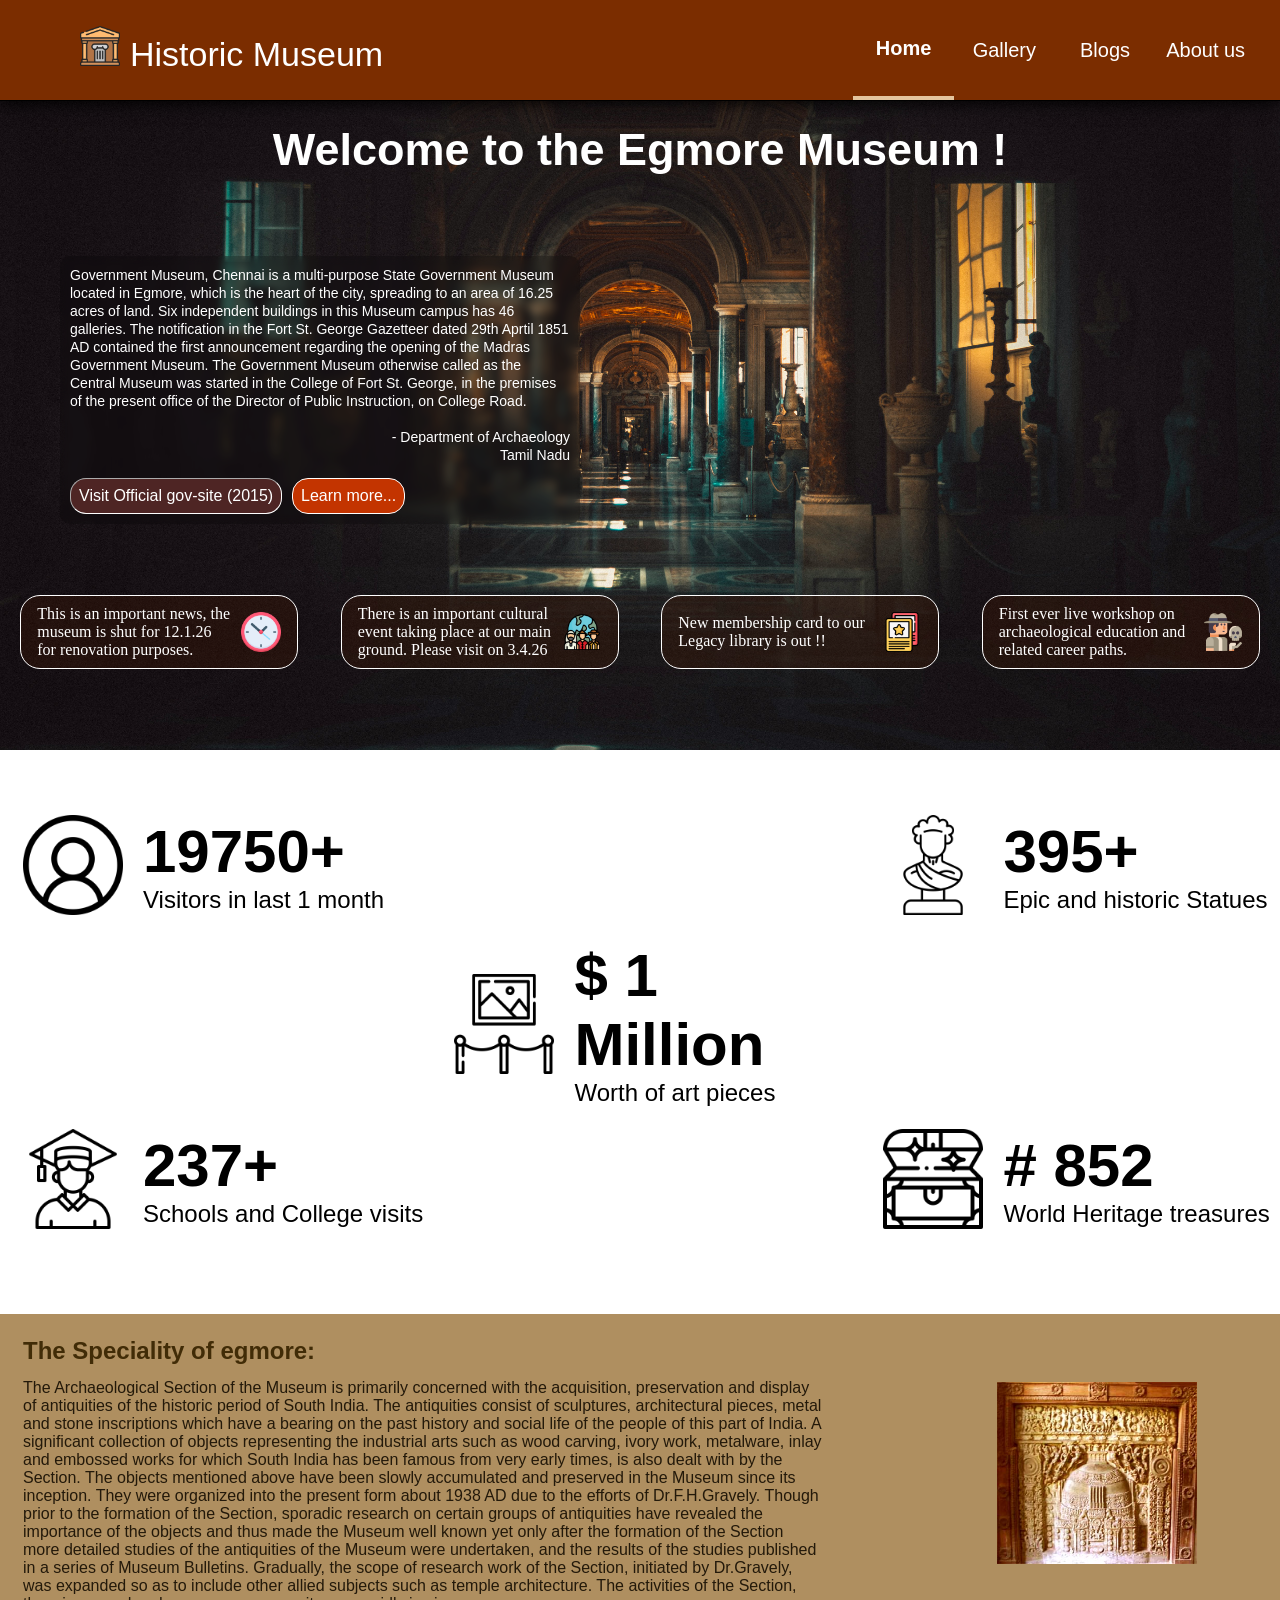
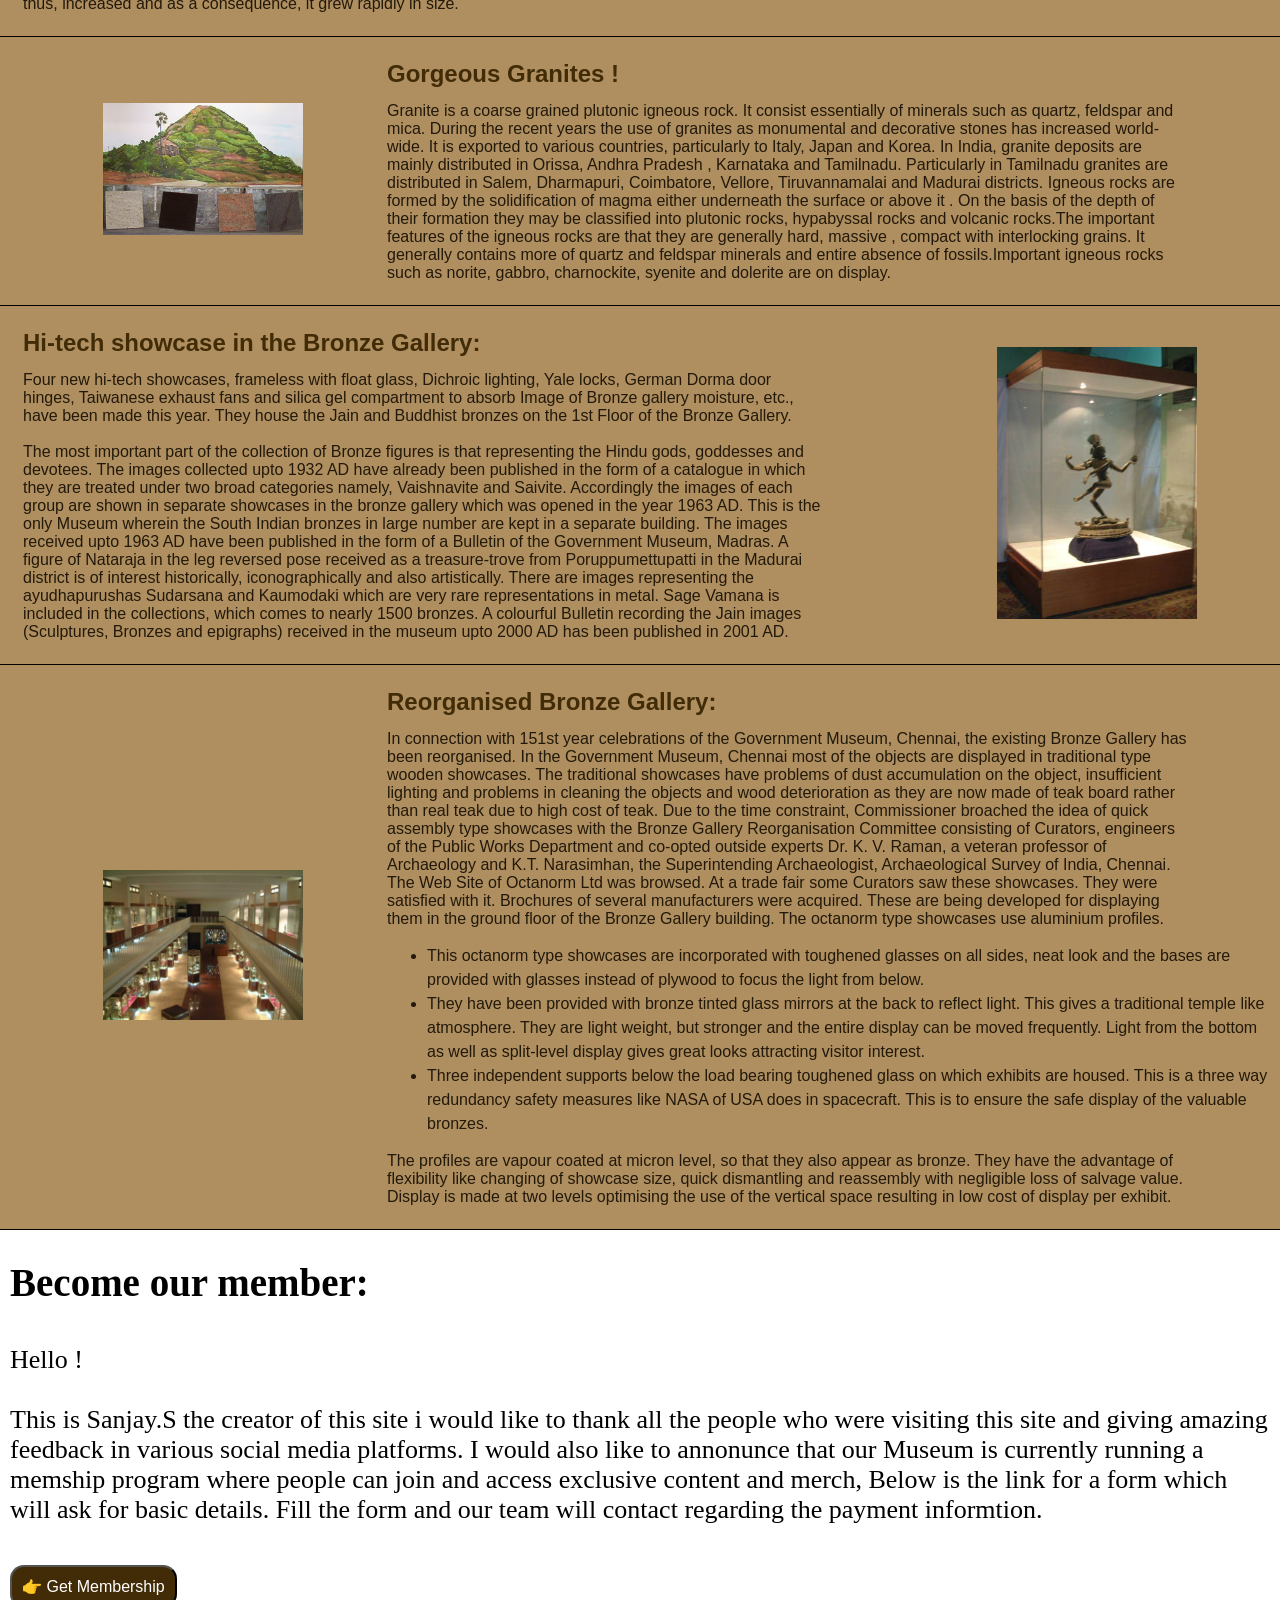
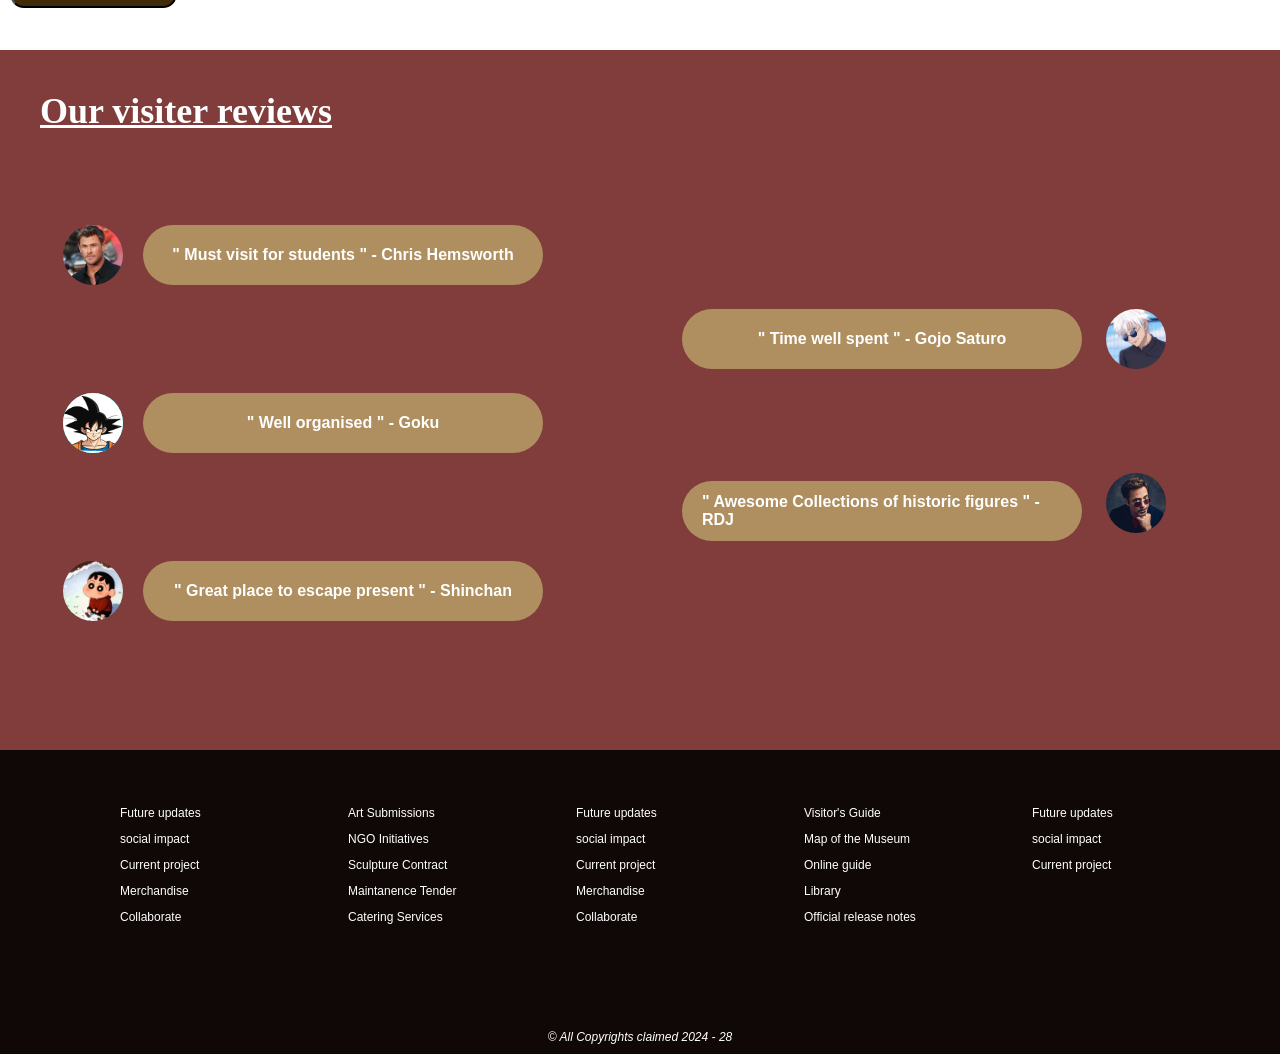
<file: index.html>
<!DOCTYPE html>
<html lang="en">
<head>
    <meta charset="UTF-8">
    <meta name="viewport" content="width=device-width, initial-scale=1.0">
    <title>Museum | Home</title>
    <link rel="stylesheet" href="styles\basic.css">
</head>
<body>

    <div class="home">
        <div class = "top-bar-container">
            <div class="top-bar-title-container">
                <img class="home-icon" src="img\art.png" alt="">
                <p><a href="index.html" style="text-decoration: none; color: white;">Historic Museum</a></p>
            </div>
            <div class="top-bar-button-container">
                <button class="top-bar-button" onClick="location.href='index.html'" style="border-bottom: 4px solid rgb(228, 197, 158); font-weight: 600;">Home</button>
                <button class="top-bar-button" onClick="location.href='gallery.html'">Gallery</button>
                <button class="top-bar-button" onClick="location.href='blogs.html'">Blogs</button>
                <button class="top-bar-button" onClick="location.href='aboutus.html'">About us</button>
            </div>
        </div>

        <div class="image-container">
            <img class="home-background-image" src="img\homebg.jpg" alt="">
            <div class="home-overlay-container">
                <div class="home-overlay-heading">
                    <h2>Welcome to the Egmore Museum !</h2>
                </div>
                
                <div class="home-overlay-content">
                    <p>
                    Government Museum, Chennai is a multi-purpose State Government Museum located in Egmore, which is the heart of the city, spreading to an area of 16.25 acres of land. Six independent buildings in this Museum campus has 46 galleries. The notification in the Fort St. George Gazetteer dated 29th Aprtil 1851 AD contained the first announcement regarding the opening of the Madras Government Museum. The Government Museum otherwise called as the Central Museum was started in the College of Fort St. George, in the premises of the present office of the Director of Public Instruction, on College Road.
                    </p> <br>
                    <p id="home-overlay-content-salutation">- Department of Archaeology<br>Tamil Nadu</p>
                    <button id="download-prospectus-button">
                        <a href="https://www.chennaimuseum.org/draft/geninfo/geninfo.htm" style="text-decoration: none; color: white;">Visit Official gov-site (2015) </a>
                    </button>
                    <button id="learn-more-button">
                        <a href="#special" style="text-decoration: none; color: white;">Learn more...</a>
                    </button>
                </div>
                <div class="small-box-container">
                    <div class="small-box">
                        <p>This is an important news, the museum is shut for 12.1.26 for renovation purposes.</p>
                        <img src="img\clock-color.png" alt="">
                    </div>
                    <div class="small-box">
                        <p>There is an important cultural event taking place at our main ground. Please visit on 3.4.26</p>
                        <img src="img\cultural.png" alt="">
                    </div>
                    <div class="small-box">
                        <p>New membership card to our Legacy library is out !!</p>
                        <img src="img\flash-card.png" alt="">
                    </div>
                    <div class="small-box">
                        <p>First ever live workshop on archaeological education and related career paths.</p>
                        <img src="img\archaeologist.png" alt="">
                    </div>
                </div>
                
            </div>
        </div>

        <div class="achievements-container">
                <table>
                    <tr>
                        <td>
                            <div class="a-msg"><img src="img\user.png" alt=""><p> <b id="visitorCount">50000</b> <br> Visitors in last 1 month</p>
                            </div>
                        </td> 
                        <td></td> 
                        <td>
                            <div class="a-msg"><img src="img\achievements\statue.png" alt=""><p> <b id="statueCount">1000</b><br> Epic and historic Statues</p>
                            </div>
                        </td>
                    </tr>
                    <tr>
                        <td></td>
                        <td>
                            <div class="a-msg"><img src="img\achievements\art-gallery.png" alt=""><p> <b>$ 1 Million</b> <br> Worth of art pieces</p>
                            </div>
                        </td> 
                        <td></td>
                    </tr>
                    <tr>
                        <td>
                            <div class="a-msg"><img src="img\achievements\graduating-student.png" alt=""><p> <b id="schoolCount">600</b> <br> Schools and College visits</p>
                            </div>
                        </td> 
                        <td></td>
                         <td>
                            <div class="a-msg"><img src="img\achievements\treasure-chest.png" alt=""><p> <b># 852</b> <br> World Heritage treasures</p>
                            </div>
                         </td>
                    </tr>
                </table>
        </div>




        <div class="content-container">
            <table>
                <td>
                    <h2 id="special">The Speciality of egmore:</h2>
                    <p>The Archaeological Section of the Museum is primarily concerned with the acquisition, preservation and display of antiquities of the historic period of South India. The antiquities consist of sculptures, architectural pieces, metal and stone inscriptions which have a bearing on the past history and social life of the people of this part of India. A significant collection of objects representing the industrial arts such as wood carving, ivory work, metalware, inlay and embossed works for which South India has been famous from very early times, is also dealt with by the Section. The objects mentioned above have been slowly accumulated and preserved in the Museum since its inception. They were organized into the present form about 1938 AD due to the efforts of Dr.F.H.Gravely. Though prior to the formation of the Section, sporadic research on certain groups of antiquities have revealed the importance of the objects and thus made the Museum well known yet only after the formation of the Section more detailed studies of the antiquities of the Museum were undertaken, and the results of the studies published in a series of Museum Bulletins. Gradually, the scope of research work of the Section, initiated by Dr.Gravely, was expanded so as to include other allied subjects such as temple architecture. The activities of the Section, thus, increased and as a consequence, it grew rapidly in size.</p>
                </td>
                <td>
                    <img class="content-container-side-image" src="img\dcp_0002.jpg" alt="">
                </td>
            </table>
        </div>

        <div class="content-container">
            
            <table>
                <td>
                    <img class="content-container-side-image" src="img\granities.jpg" alt="">
                </td>
                <td>
                    <h2>Gorgeous Granites !</h2>
                    <p> Granite is a coarse grained plutonic igneous rock. It consist essentially of minerals such as quartz, feldspar and mica. During the recent years the use of granites as monumental and decorative stones has increased world-wide. It is exported to various countries, particularly to Italy, Japan and Korea. In India, granite deposits are mainly distributed in Orissa, Andhra Pradesh , Karnataka and Tamilnadu. Particularly in Tamilnadu granites are distributed in Salem, Dharmapuri, Coimbatore, Vellore, Tiruvannamalai and Madurai districts. Igneous rocks are formed by the solidification of magma either underneath the surface or above it . On the basis of the depth of their formation they may be classified into plutonic rocks, hypabyssal rocks and volcanic rocks.The important features of the igneous rocks are that they are generally hard, massive , compact with interlocking grains. It generally contains more of quartz and feldspar minerals and entire absence of fossils.Important igneous rocks such as norite, gabbro, charnockite, syenite and dolerite are on display.</p>
                </td>
            </table>
        </div>

        <div class="content-container">
            <table>
                <td>
                    <h2>Hi-tech showcase in the Bronze Gallery:</h2>
                    <p>Four new hi-tech showcases, frameless with float glass, Dichroic lighting, Yale locks, German Dorma door hinges, Taiwanese exhaust fans and silica gel compartment to absorb Image of Bronze gallery moisture, etc., have been made this year. They house the Jain and Buddhist bronzes on the 1st Floor of the Bronze Gallery.</p> <br>
                    <p>The most important part of the collection of Bronze figures is that representing the Hindu gods, goddesses and devotees. The images collected upto 1932 AD have already been published in the form of a catalogue in which they are treated under two broad categories namely, Vaishnavite and Saivite. Accordingly the images of each group are shown in separate showcases in the bronze gallery which was opened in the year 1963 AD. This is the only Museum wherein the South Indian bronzes in large number are kept in a separate building. The images received upto 1963 AD have been published in the form of a Bulletin of the Government Museum, Madras. A figure of Nataraja in the leg reversed pose received as a treasure-trove from Poruppumettupatti in the Madurai district is of interest historically, iconographically and also artistically. There are images representing the ayudhapurushas Sudarsana and Kaumodaki which are very rare representations in metal. Sage Vamana is included in the collections, which comes to nearly 1500 bronzes. A colourful Bulletin recording the Jain images (Sculptures, Bronzes and epigraphs) received in the museum upto 2000 AD has been published in 2001 AD.</p>
                </td>
                <td>
                    <img class="content-container-side-image" src="img\nataraja.jpg" alt="">
                </td>
            </table>
        </div>

        <div class="content-container">
            <table>
                <td>
                    <img class="content-container-side-image"  src="img\Bronze Gallery full view.jpg" alt="">
                </td>
                <td>
                    <h2>Reorganised Bronze Gallery:</h2>
                    <p>In connection with 151st year celebrations of the Government Museum, Chennai, the existing Bronze Gallery has been reorganised. In the Government Museum, Chennai most of the objects are displayed in traditional type wooden showcases. The traditional showcases have problems of dust accumulation on the object, insufficient lighting and problems in cleaning the objects and wood deterioration as they are now made of teak board rather than real teak due to high cost of teak. Due to the time constraint, Commissioner broached the idea of quick assembly type showcases with the Bronze Gallery Reorganisation Committee consisting of Curators, engineers of the Public Works Department and co-opted outside experts Dr. K. V. Raman, a veteran professor of Archaeology and K.T. Narasimhan, the Superintending Archaeologist, Archaeological Survey of India, Chennai. The Web Site of Octanorm Ltd was browsed. At a trade fair some Curators saw these showcases. They were satisfied with it. Brochures of several manufacturers were acquired. These are being developed for displaying them in the ground floor of the Bronze Gallery building. The octanorm type showcases use aluminium profiles.
                        <ul>
                            <li>This octanorm type showcases are incorporated with toughened glasses on all sides, neat look and the bases are provided with glasses instead of plywood to focus the light from below.</li> <li>They have been provided with bronze tinted glass mirrors at the back to reflect light. This gives a traditional temple like atmosphere. They are light weight, but stronger and the entire display can be moved frequently. Light from the bottom as well as split-level display gives great looks attracting visitor interest.</li> <li>Three independent supports below the load bearing toughened glass on which exhibits are housed. This is a three way redundancy safety measures like NASA of USA does in spacecraft. This is to ensure the safe display of the valuable bronzes.</li>
                        </ul>
                        <p>The profiles are vapour coated at micron level, so that they also appear as bronze. They have the advantage of flexibility like changing of showcase size, quick dismantling and reassembly with negligible loss of salvage value. Display is made at two levels optimising the use of the vertical space resulting in low cost of display per exhibit.</p>
                    </p>
                </td>
            </table>
        </div>


        <div class="index-form-container">
            <h2 style="margin-top: 20px; padding: 10px;">Become our member:</h2>
            <p style="margin-top: 20px; padding: 10px;">
                Hello ! <br> <br>
                This is Sanjay.S the creator of this site i would like to thank all the people who were visiting this site and giving amazing feedback in various social media platforms. I would also like to annonunce that our Museum is currently running a memship program where people can join and access exclusive content and merch, Below is the link for a form which will ask for basic details. Fill the form and our team will contact regarding the payment informtion.
                <br>
                <br>
            </p>
            <button id="membershipBtn" onclick=" location.href = 'forms.html'">👉 Get Membership </button>
        </div>


        <div class="user-review-container">
            <div class="">
                <div style="justify-items: center;"><h2>Our visiter reviews </h2></div>
                <div class="user-review-table">
                    <table>
                        <tr>
                            <td> 
                                <div style="display: inline-block;">
                                    <div class="review-profile-photo"><img src="img\profiles\chris.png" alt=""></div><div class="user-review-text-container"><p>" Must visit for students " - Chris Hemsworth</p></div>
                                </div>
                            </td>
                            <td></td>
                        </tr>
                        <tr>   
                            <td></td>
                            <td>
                                <div style="display: inline-block;">
                                    <div class="user-review-text-container"><p>" Time well spent " - Gojo Saturo</p>
                                    </div>
                                    <div class="review-profile-photo"><img src="img\profiles\gojo.webp" alt=""></div>
                                </div>
                            </td>
                        </tr>
                        <tr>
                            <td>
                                <div style="display: inline-block;">
                                    <div class="review-profile-photo"><img src="img\profiles\goku.webp" alt=""></div><div class="user-review-text-container"><p>" Well organised " - Goku</p></div>
                                </div>
                            </td>
                            <td></td>
                        </tr>
                        <tr>   
                            <td></td>
                            <td>
                                <div style="display: inline-block;">
                                    <div class="user-review-text-container"><p>" Awesome Collections of historic figures " - RDJ</p>
                                    </div>
                                    <div class="review-profile-photo"><img src="img\profiles\rdj.webp" alt=""></div>
                                </div>
                            </td>
                        </tr>
                        <tr>
                            <td>
                                <div style="display: inline-block;">
                                    <div class="review-profile-photo"><img src="img\profiles\shinchan.webp" alt=""></div><div class="user-review-text-container"><p>" Great place to escape present " - Shinchan </p></div>
                                </div>
                            </td>
                            <td></td>
                        </tr>
                    </table>
                </div>
            </div>
        </div>

        

    </div>

    <footer class="footer">
        <div class="footer-container">
            <div>
                <p>Future updates</p>
                <p>social impact</p>
                <p>Current project</p>
                <p>Merchandise</p>
                <p>Collaborate</p>
            </div>
            <div>
                <p>Art Submissions</p>
                <p>NGO Initiatives</p>
                <p>Sculpture Contract</p>
                <p>Maintanence Tender</p>
                <p>Catering Services</p>
            </div>
            <div>
                <p>Future updates</p>
                <p>social impact</p>
                <p>Current project</p>
                <p>Merchandise</p>
                <p>Collaborate</p>
            </div>
            <div>
                <p>Visitor's Guide</p>
                <p>Map of the Museum</p>
                <p>Online guide</p>
                <p>Library</p>
                <p>Official release notes</p>
            </div>
            <div>
                <p>Future updates</p>
                <p>social impact</p>
                <p>Current project</p>
            </div>
        </div>

        <address style="margin-top: 100px; text-align: center;">
            <p>&copy All Copyrights claimed 2024 - 28</p>
        </address>
    </footer>





    <script>
        
        function counting(counterEl, k, target){
            let increment = Math.ceil(target / 200)
            if(k < target){
                k += increment
                if(k > target) k = target

                counterEl.textContent = k + "+"

                setTimeout(function(){
                    counting(counterEl, k, target)
                }, 20)
            }
        }

        counting(document.getElementById('visitorCount'),0,Number(document.getElementById('visitorCount').textContent) )

        counting(document.getElementById('statueCount'),0,Number(document.getElementById('statueCount').textContent) )

        counting(document.getElementById('schoolCount'),0,Number(document.getElementById('schoolCount').textContent) )
        
    </script>
</body>
</html>
</file>
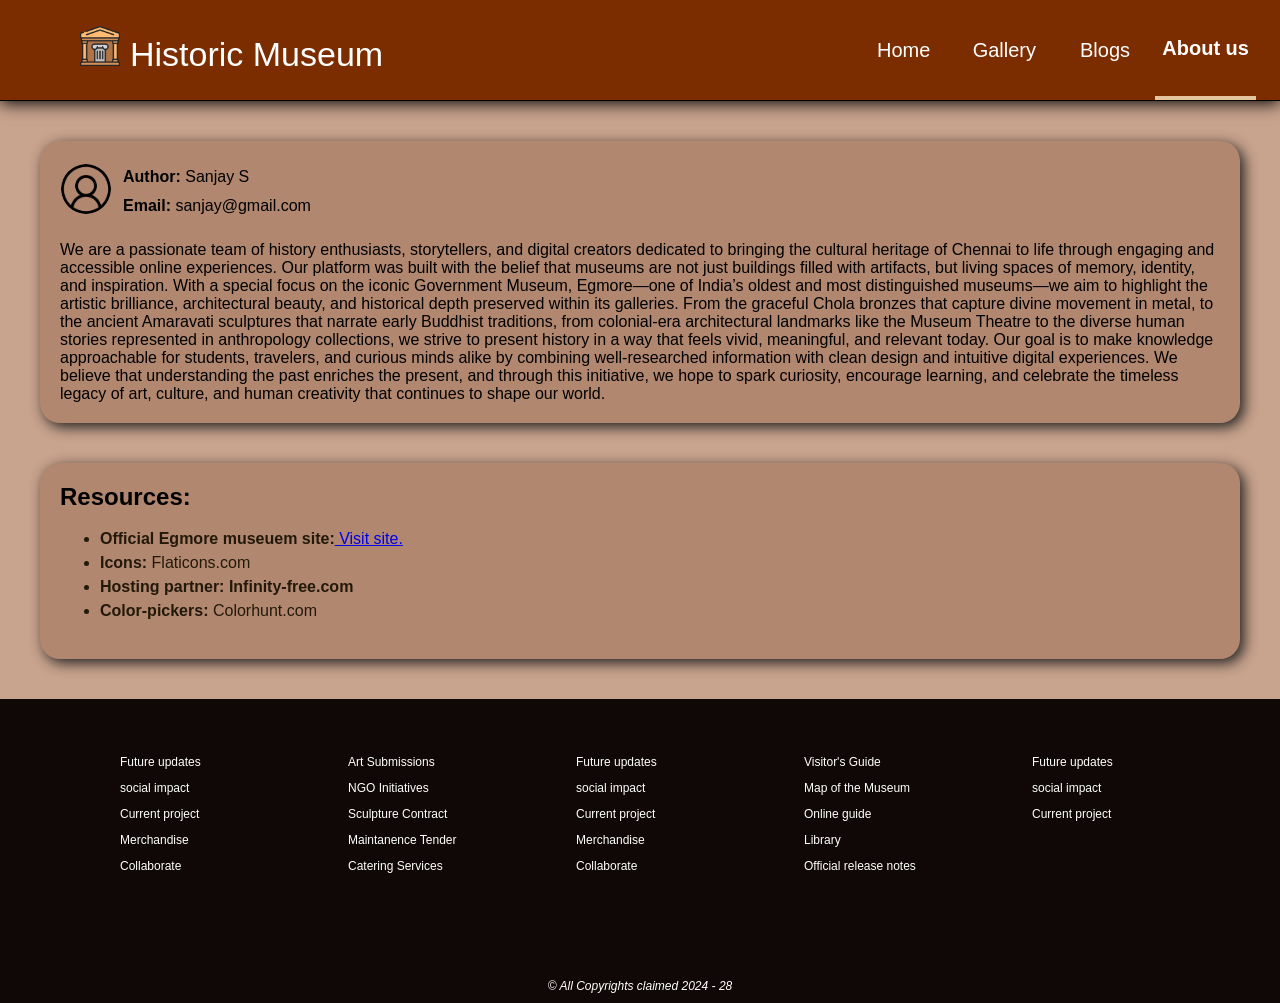
<file: aboutus.html>
<!DOCTYPE html>
<html lang="en">
<head>
    <meta charset="UTF-8">
    <meta name="viewport" content="width=device-width, initial-scale=1.0">
    <title>About us</title>
    <link rel="stylesheet" href="styles\basic.css">
</head>
<body>
    <div class="home">
        <div class = "top-bar-container">
            <div class="top-bar-title-container">
                <img class="home-icon" src="img\art.png" alt="">
                <p><a href="index.html" style="text-decoration: none; color: white;">Historic Museum</a></p>
            </div>
            <div class="top-bar-button-container">
                <button class="top-bar-button" onClick="location.href='index.html'" >Home</button>
                <button class="top-bar-button" onClick="location.href='gallery.html'">Gallery</button>
                <button class="top-bar-button" onClick="location.href='blogs.html'">Blogs</button>
                <button class="top-bar-button" onClick="location.href='aboutus.html'" style="border-bottom: 4px solid rgb(228, 197, 158); font-weight: 600;">About us</button>
            </div>
        </div>

        <div class="about-card">
            <table>
                <tr>
                    <td rowspan="2"><div class="profile-photo"><img src="img\user.png" alt=""></div></td>
                    <td><p><b>Author:</b> Sanjay S</p></td>
                </tr>
                <tr><td><p><b>Email:</b> sanjay@gmail.com</p></td></tr>
            </table>
            <div class="about-card-content">
                <p>
                    We are a passionate team of history enthusiasts, storytellers, and digital creators dedicated to bringing the cultural heritage of Chennai to life through engaging and accessible online experiences. Our platform was built with the belief that museums are not just buildings filled with artifacts, but living spaces of memory, identity, and inspiration. With a special focus on the iconic Government Museum, Egmore—one of India’s oldest and most distinguished museums—we aim to highlight the artistic brilliance, architectural beauty, and historical depth preserved within its galleries. From the graceful Chola bronzes that capture divine movement in metal, to the ancient Amaravati sculptures that narrate early Buddhist traditions, from colonial-era architectural landmarks like the Museum Theatre to the diverse human stories represented in anthropology collections, we strive to present history in a way that feels vivid, meaningful, and relevant today. Our goal is to make knowledge approachable for students, travelers, and curious minds alike by combining well-researched information with clean design and intuitive digital experiences. We believe that understanding the past enriches the present, and through this initiative, we hope to spark curiosity, encourage learning, and celebrate the timeless legacy of art, culture, and human creativity that continues to shape our world.

                </p>
            </div>
        </div>

        <div class="about-card">
            <h2>Resources:</h2>
            <ul>
                <li><b>Official Egmore museuem site:</b><a href="https://www.chennaimuseum.org/draft/geninfo/geninfo.htm"> Visit site.</a></li>
                <li><b>Icons:</b> Flaticons.com</li>
                <li><b>Hosting partner: Infinity-free.com</b></li>
                <li><b>Color-pickers: </b>Colorhunt.com</li>
            </ul>
        </div>









        <footer class="footer">
        <div class="footer-container">
            <div>
                <p>Future updates</p>
                <p>social impact</p>
                <p>Current project</p>
                <p>Merchandise</p>
                <p>Collaborate</p>
            </div>
            <div>
                <p>Art Submissions</p>
                <p>NGO Initiatives</p>
                <p>Sculpture Contract</p>
                <p>Maintanence Tender</p>
                <p>Catering Services</p>
            </div>
            <div>
                <p>Future updates</p>
                <p>social impact</p>
                <p>Current project</p>
                <p>Merchandise</p>
                <p>Collaborate</p>
            </div>
            <div>
                <p>Visitor's Guide</p>
                <p>Map of the Museum</p>
                <p>Online guide</p>
                <p>Library</p>
                <p>Official release notes</p>
            </div>
            <div>
                <p>Future updates</p>
                <p>social impact</p>
                <p>Current project</p>
            </div>
        </div>

        <address style="margin-top: 100px; text-align: center;">
            <p>&copy All Copyrights claimed 2024 - 28</p>
        </address>
        </footer>

    </div>



    <style>
        body{
            margin: 0px;
            padding: 0px;
            font-family: sans-serif;
            background-color: rgb(200, 163, 141);;
        }
        .top-bar-container{
            position:unset;
            z-index: 0;
        }
        .about-card{
            margin-top: 40px;
            margin-right: 40px;
            margin-left: 40px;
            margin-bottom: 40px;
            padding: 20px;
            border-radius: 20px;
            box-shadow: 4px 4px 14px rgb(33, 33, 33);
            background-color: rgb(177, 135, 111);
        }
        .about-card table{
            border-collapse: separate;
            border-spacing: 0 2px;
            align-content: center;
        }
        .profile-photo img{
            width: 50px;
            height: 50px;
            object-fit: contain;
            margin-right: 10px;
            border-radius: 50%;
        }
        .about-card-content{
            margin-top: 20px;
        }
    </style>




</body>
</html>
</file>
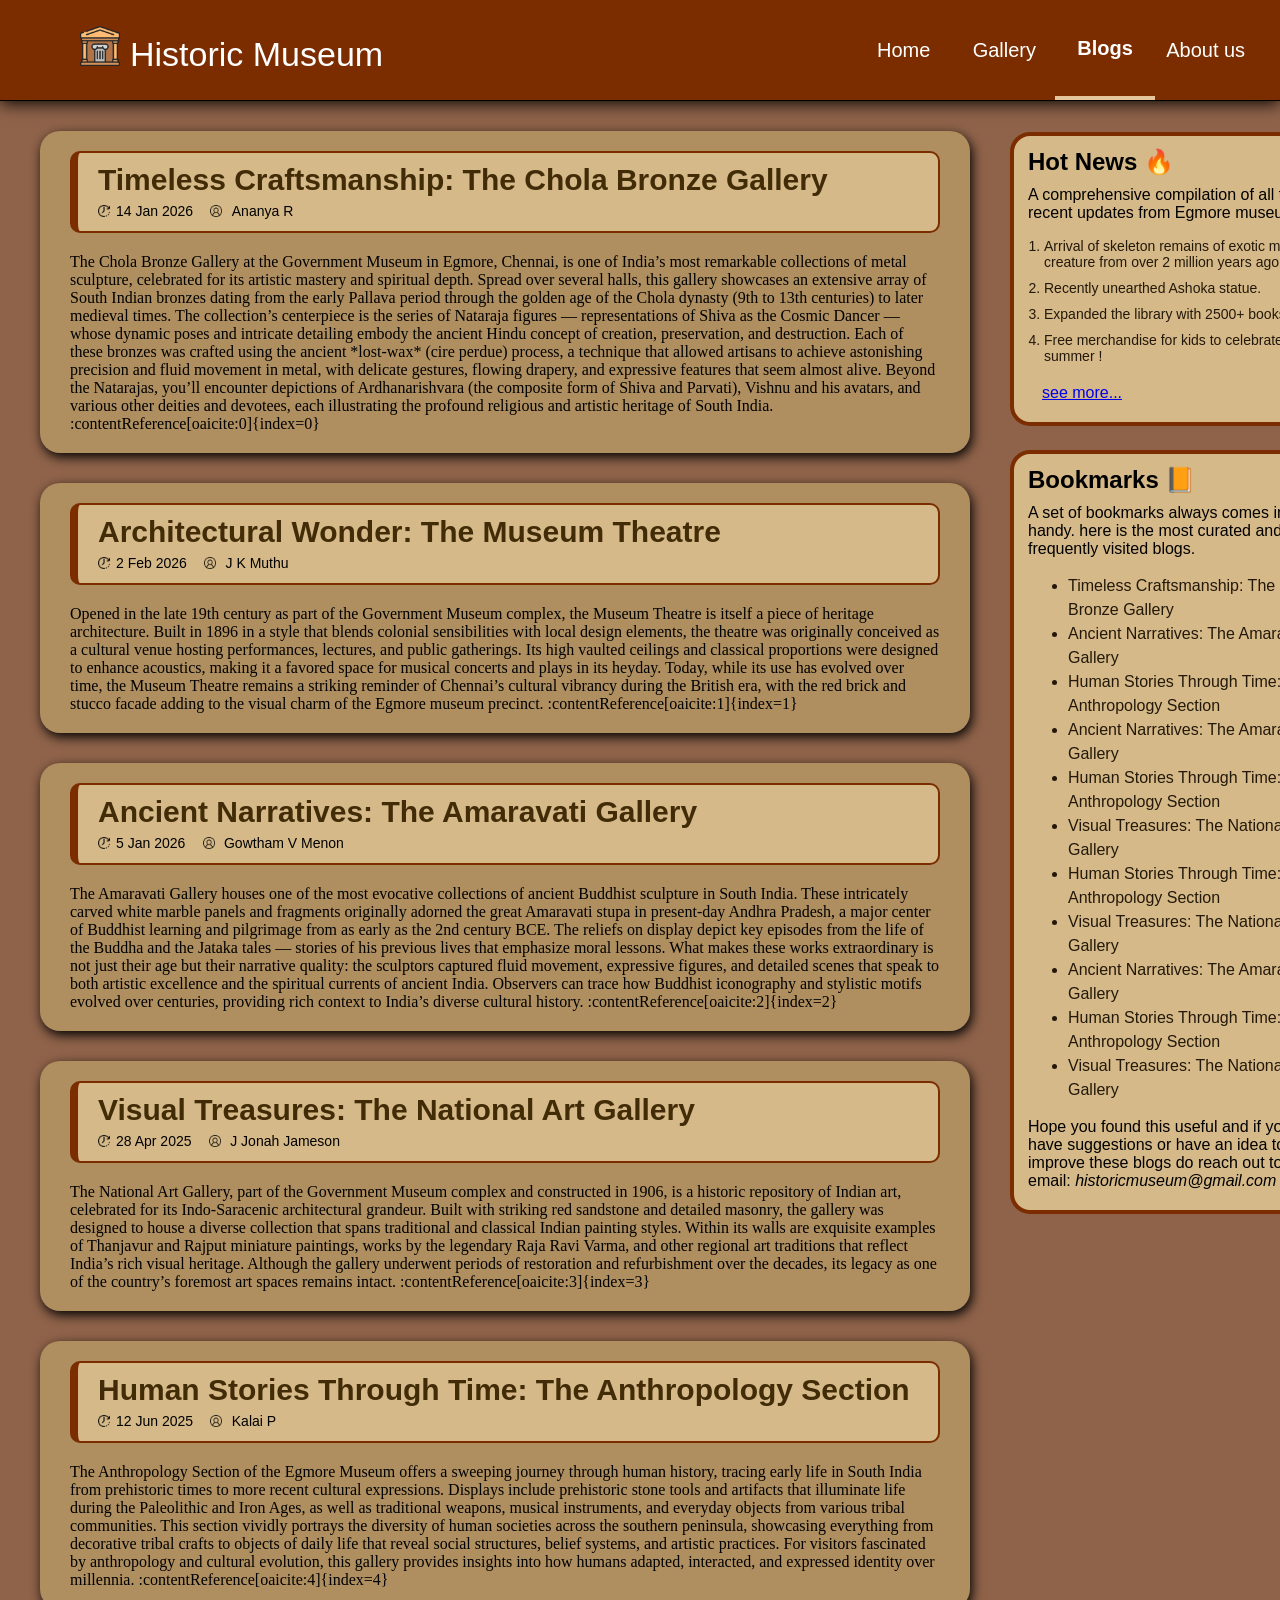
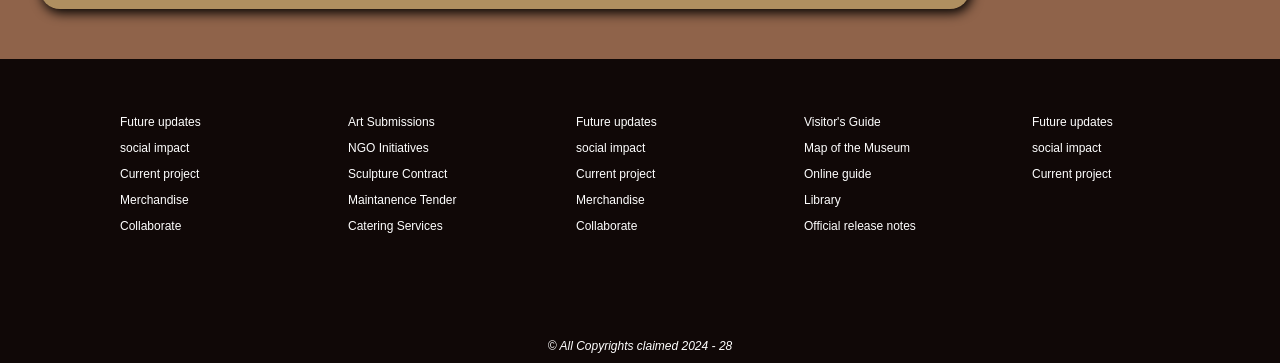
<file: blogs.html>
<!DOCTYPE html>
<html lang="en">
<head>
    <meta charset="UTF-8">
    <meta name="viewport" content="width=device-width, initial-scale=1.0">
    <title>Museum | Blogs</title>
    <link rel="stylesheet" href="styles\basic.css">
</head>
<body >

    <div class="home">
        <div class = "top-bar-container" style="position:unset">
            <div class="top-bar-title-container">
                <img class="home-icon" src="img\art.png" alt="">
                <p><a href="index.html" style="text-decoration: none; color: white;">Historic Museum</a></p>
            </div>
            <div class="top-bar-button-container">
                <button class="top-bar-button" onClick="location.href='index.html'">Home</button>
                <button class="top-bar-button" onClick="location.href='gallery.html'">Gallery</button>
                <button class="top-bar-button" onClick="location.href='blogs.html'" style="border-bottom: 4px solid rgb(228, 197, 158); font-weight: 600;">Blogs</button>
                <button class="top-bar-button" onClick="location.href='aboutus.html'">About us</button>
            </div>
        </div>
    </div>

    <div class="blog-content">

        <div class="blog-container">
            <div class="blog-heading">
                <h2>Timeless Craftsmanship: The Chola Bronze Gallery</h2>
                <div>
                    <img src="img/wall-clock.png" alt=""><p>14 Jan 2026</p> 
                    <img src="img/user.png" alt=""> <p>Ananya R</p>
                </div>
            </div>
            <div class="blog-info">
                <p>The Chola Bronze Gallery at the Government Museum in Egmore, Chennai, is one of India’s most remarkable collections of metal sculpture, celebrated for its artistic mastery and spiritual depth. Spread over several halls, this gallery showcases an extensive array of South Indian bronzes dating from the early Pallava period through the golden age of the Chola dynasty (9th to 13th centuries) to later medieval times. The collection’s centerpiece is the series of Nataraja figures — representations of Shiva as the Cosmic Dancer — whose dynamic poses and intricate detailing embody the ancient Hindu concept of creation, preservation, and destruction. Each of these bronzes was crafted using the ancient *lost-wax* (cire perdue) process, a technique that allowed artisans to achieve astonishing precision and fluid movement in metal, with delicate gestures, flowing drapery, and expressive features that seem almost alive. Beyond the Natarajas, you’ll encounter depictions of Ardhanarishvara (the composite form of Shiva and Parvati), Vishnu and his avatars, and various other deities and devotees, each illustrating the profound religious and artistic heritage of South India. :contentReference[oaicite:0]{index=0}</p>
            </div>
        </div>
        <div class="blog-container">
            <div class="blog-heading">
                <h2>Architectural Wonder: The Museum Theatre</h2>
                <div>
                    <img src="img/wall-clock.png" alt=""><p>2 Feb 2026</p> 
                    <img src="img/user.png" alt=""> <p>J K Muthu</p>
                </div>
            </div>
            <div class="blog-info">
                <p>Opened in the late 19th century as part of the Government Museum complex, the Museum Theatre is itself a piece of heritage architecture. Built in 1896 in a style that blends colonial sensibilities with local design elements, the theatre was originally conceived as a cultural venue hosting performances, lectures, and public gatherings. Its high vaulted ceilings and classical proportions were designed to enhance acoustics, making it a favored space for musical concerts and plays in its heyday. Today, while its use has evolved over time, the Museum Theatre remains a striking reminder of Chennai’s cultural vibrancy during the British era, with the red brick and stucco facade adding to the visual charm of the Egmore museum precinct. :contentReference[oaicite:1]{index=1}</p>
            </div>
        </div>
        <div class="blog-container">
            <div class="blog-heading">
                <h2>Ancient Narratives: The Amaravati Gallery</h2>
                <div>
                    <img src="img/wall-clock.png" alt=""><p>5 Jan 2026</p> 
                    <img src="img/user.png" alt=""> <p>Gowtham V Menon</p>
                </div>
            </div>
            <div class="blog-info">
                <p>The Amaravati Gallery houses one of the most evocative collections of ancient Buddhist sculpture in South India. These intricately carved white marble panels and fragments originally adorned the great Amaravati stupa in present-day Andhra Pradesh, a major center of Buddhist learning and pilgrimage from as early as the 2nd century BCE. The reliefs on display depict key episodes from the life of the Buddha and the Jataka tales — stories of his previous lives that emphasize moral lessons. What makes these works extraordinary is not just their age but their narrative quality: the sculptors captured fluid movement, expressive figures, and detailed scenes that speak to both artistic excellence and the spiritual currents of ancient India. Observers can trace how Buddhist iconography and stylistic motifs evolved over centuries, providing rich context to India’s diverse cultural history. :contentReference[oaicite:2]{index=2}</p>
            </div>
        </div>
        <div class="blog-container">
            <div class="blog-heading">
                <h2>Visual Treasures: The National Art Gallery</h2>
                <div>
                    <img src="img/wall-clock.png" alt=""><p>28 Apr 2025</p> 
                    <img src="img/user.png" alt=""> <p>J Jonah Jameson</p>
                </div>
            </div>
            <div class="blog-info">
                <p>The National Art Gallery, part of the Government Museum complex and constructed in 1906, is a historic repository of Indian art, celebrated for its Indo-Saracenic architectural grandeur. Built with striking red sandstone and detailed masonry, the gallery was designed to house a diverse collection that spans traditional and classical Indian painting styles. Within its walls are exquisite examples of Thanjavur and Rajput miniature paintings, works by the legendary Raja Ravi Varma, and other regional art traditions that reflect India’s rich visual heritage. Although the gallery underwent periods of restoration and refurbishment over the decades, its legacy as one of the country’s foremost art spaces remains intact. :contentReference[oaicite:3]{index=3}</p>
            </div>
        </div>
        <div class="blog-container">
            <div class="blog-heading">
                <h2>Human Stories Through Time: The Anthropology Section</h2>
                <div>
                    <img src="img/wall-clock.png" alt=""><p>12 Jun 2025</p> 
                    <img src="img/user.png" alt=""> <p>Kalai P</p>
                </div>
            </div>
            <div class="blog-info">
                <p>The Anthropology Section of the Egmore Museum offers a sweeping journey through human history, tracing early life in South India from prehistoric times to more recent cultural expressions. Displays include prehistoric stone tools and artifacts that illuminate life during the Paleolithic and Iron Ages, as well as traditional weapons, musical instruments, and everyday objects from various tribal communities. This section vividly portrays the diversity of human societies across the southern peninsula, showcasing everything from decorative tribal crafts to objects of daily life that reveal social structures, belief systems, and artistic practices. For visitors fascinated by anthropology and cultural evolution, this gallery provides insights into how humans adapted, interacted, and expressed identity over millennia. :contentReference[oaicite:4]{index=4}</p>
            </div>
        </div>








        <article class="hot-news-container">
            <h2 style="margin-bottom: 10px;">Hot News 🔥</h2>
            <p>A comprehensive compilation of all the recent updates from Egmore museum.</p>
            <ol>
                <li>Arrival of skeleton remains of exotic marine creature from over 2 million years ago.</li>
                <li>Recently unearthed Ashoka statue.</li>
                <li>Expanded the library with 2500+ books.</li>
                <li>Free merchandise for kids to celebrate this summer !</li>
            </ol>
            <p style="margin-top: 20px;"><a href="#" style="padding-left: 14px;"> see more...</a></p>
        </article>

        <article class="bookmarks-container">
            <h2 style="margin-bottom: 10px;">Bookmarks 📙</h2>
            <p>A set of bookmarks always comes in handy. here is the most curated and frequently visited blogs.</p>
            
            <ul>
                <li>Timeless Craftsmanship: The Chola Bronze Gallery</li>
                <li>Ancient Narratives: The Amaravati Gallery</li>
                <li>Human Stories Through Time: The Anthropology Section</li>
                <li>Ancient Narratives: The Amaravati Gallery</li>
                <li>Human Stories Through Time: The Anthropology Section</li>
                <li>Visual Treasures: The National Art Gallery</li>
                <li>Human Stories Through Time: The Anthropology Section</li>
                <li>Visual Treasures: The National Art Gallery</li>
                <li>Ancient Narratives: The Amaravati Gallery</li>
                <li>Human Stories Through Time: The Anthropology Section</li>
                <li>Visual Treasures: The National Art Gallery</li>
            </ul>

            <p>Hope you found this useful and if you have suggestions or have an idea to improve these blogs do reach out to email: <i>historicmuseum@gmail.com</i>
            </p>
        </article>

        
    </div>















    <footer class="footer">
        <div class="footer-container">
            <div>
                <p>Future updates</p>
                <p>social impact</p>
                <p>Current project</p>
                <p>Merchandise</p>
                <p>Collaborate</p>
            </div>
            <div>
                <p>Art Submissions</p>
                <p>NGO Initiatives</p>
                <p>Sculpture Contract</p>
                <p>Maintanence Tender</p>
                <p>Catering Services</p>
            </div>
            <div>
                <p>Future updates</p>
                <p>social impact</p>
                <p>Current project</p>
                <p>Merchandise</p>
                <p>Collaborate</p>
            </div>
            <div>
                <p>Visitor's Guide</p>
                <p>Map of the Museum</p>
                <p>Online guide</p>
                <p>Library</p>
                <p>Official release notes</p>
            </div>
            <div>
                <p>Future updates</p>
                <p>social impact</p>
                <p>Current project</p>
            </div>
        </div>

        <address style="margin-top: 100px; text-align: center;">
            <p>&copy All Copyrights claimed 2024 - 28</p>
        </address>
    </footer>








    <style>

        body{
            margin: 0px;
            padding: 0px;
            background-color:  rgb(143, 99, 74);
        }

        div{
            margin: 0px;
            padding: 0px;
        }
        .hot-news-container{
            position: absolute;
            top: 102px;
            left: 1000px;
            display: inline-block;
            
            width: 300px;
            margin-left: 10px;
            margin-right: 10px;
            margin-top: 30px;
            padding-left: 14px;
            padding-right: 10px;
            padding-top: 12px;
            padding-bottom: 20px;
            font-family: sans-serif;
            border: 4px solid rgba(123, 45, 0, 1);
            border-radius: 20px;
            background-color: #d6b988;
        }
        .hot-news-container li{
            font-family: sans-serif;
            font-size: 14px;
            margin-bottom: 10px;
        }
        .hot-news-container ol{
            padding-left: 16px;
            margin-left: 0px;
        }

        .bookmarks-container{
            position: absolute;
            top: 420px;
            left: 1000px;
            display: inline-block;
            width: 300px;
            margin-left: 10px;
            margin-right: 10px;
            margin-top: 30px;
            padding-left: 14px;
            padding-right: 10px;
            padding-top: 12px;
            padding-bottom: 20px;
            font-family: sans-serif;
            border: 4px solid rgba(123, 45, 0, 1);
            border-radius: 20px;
            background-color: #d6b988;
        }









        .blog-container{
            width: 900px;
            height: 100%;
            margin-top: 30px;
            margin-left: 40px;
            padding-left: 30px;
            padding-bottom: 20px;
            border-radius: 20px;
            display: inline-block;
            box-shadow: 2px 4px 12px black;
            background-color: #af8f60;
        }
        .blog-heading{
            width: 840px;
            height: 100%;
            margin-top: 20px;
            padding-top: 10px;
            padding-bottom: 10px;
            padding-left: 20px;
            align-content: center;
            font-size: 12px;
            font-family: sans-serif;
            border-radius: 10px;
            border: 2px solid rgba(123, 45, 0, 1);
            border-left: 8px solid rgba(123, 45, 0, 1);
            background-color: #d6b988;
        }
        .blog-heading h2{
            font-size: 30px;
            color: rgb(65, 44, 7);
        }
        .blog-heading div{
            margin-top: 6px;
            margin-bottom: 2px;
        }
        .blog-heading p, img{
            display: inline-block;
            vertical-align: middle;
        }
        .blog-heading p{
            margin-right: 14px;
            font-size: 14px;
        }
        .blog-heading img{
            width: 12px;
            padding: 0px;
            margin-right: 6px;
        }
        .blog-info{
            margin-top: 20px;
            margin-right: 30px;
        }

        .footer{
            margin-top: 50px;
        }

    </style>

</body>
</html>
</file>
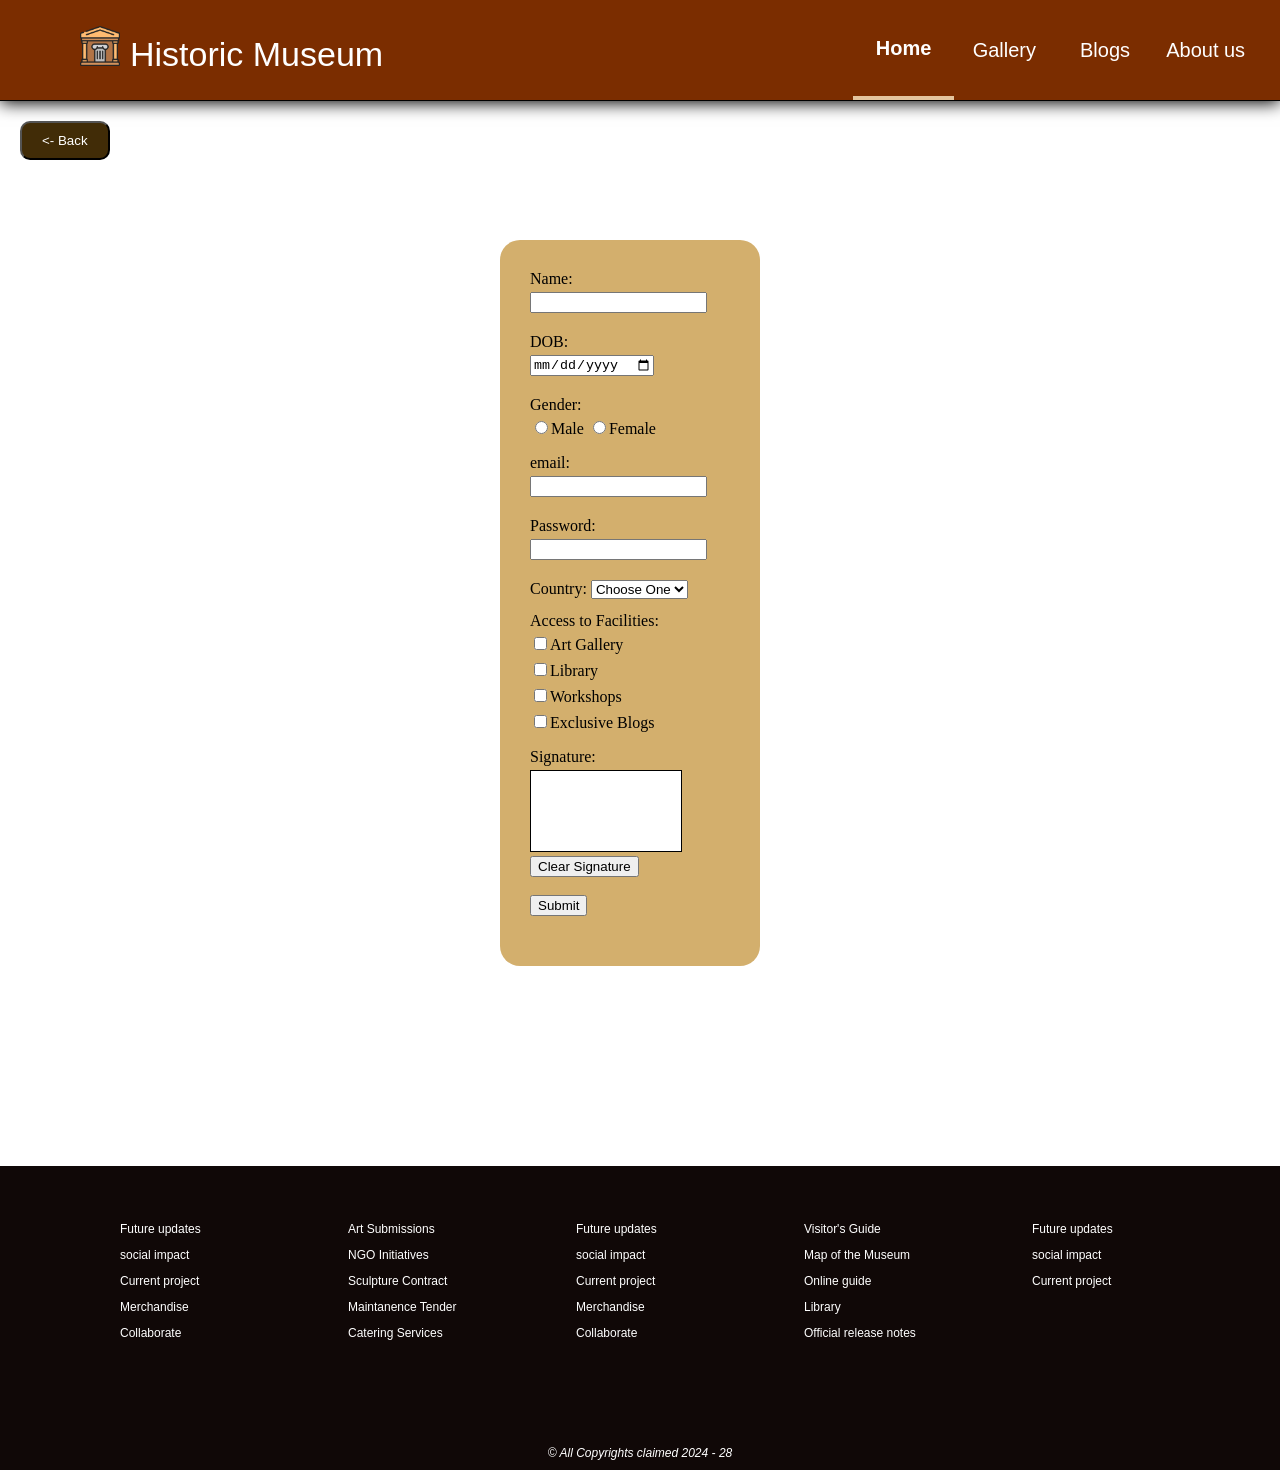
<file: forms.html>
<!DOCTYPE html>
<html lang="en">
<head>
    <meta charset="UTF-8">
    <meta name="viewport" content="width=device-width, initial-scale=1.0">
    <link rel="stylesheet" href="styles\basic.css">
    <title>Form</title>
</head>
<body>

    <div class = "top-bar-container">
            <div class="top-bar-title-container">
                <img class="home-icon" src="img\art.png" alt="">
                <p><a href="index.html" style="text-decoration: none; color: white;">Historic Museum</a></p>
            </div>
            <div class="top-bar-button-container">
                <button class="top-bar-button" onClick="location.href='index.html'" style="border-bottom: 4px solid rgb(228, 197, 158); font-weight: 600;">Home</button>
                <button class="top-bar-button" onClick="location.href='gallery.html'">Gallery</button>
                <button class="top-bar-button" onClick="location.href='blogs.html'">Blogs</button>
                <button class="top-bar-button" onClick="location.href='aboutus.html'">About us</button>
            </div>
    </div>

    <button id="backBtn" onclick=" location.href = 'index.html'"> <- Back</button>
    <div class="main-body">

        <form action="" onsubmit="return verify()">
            <div><label for="name">Name:</label><br><input type="text" id="username"></div>
            <div><label for="dob">DOB:</label><br><input type="date" id="dob"></div>
            <div>
                <label for="gender" id="gender">Gender:</label><br>
                <input type="radio" name="gender" value="male"><label for="male">Male</label>
                <input type="radio" name="gender" value="female"><label for="female">Female</label>
            </div>
            <div><label for="email">email:</label><br><input type="email" id="email"></div>
            <div><label for="password">Password:</label><br><input type="password" id="password"></div>
            <div>
                <label for="">Country: </label>
                <select name="country" id="country">
                    <option value="">Choose One</option>
                    <option value="india" id="india">India</option>
                    <option value="usa" id="usa">USA</option>
                    <option value="europe" id="europe">Europe</option>
                    <option value="other" id="other">Other</option>
                </select>
            </div>
            <div>
                <label for="accessto">Access to Facilities:</label> <br>
                <input type="checkbox" name="access"><label for="artgallery">Art Gallery</label> <br>
                <input type="checkbox" name="access"><label for="library">Library</label> <br>
                <input type="checkbox" name="access"><label for="workshops">Workshops</label> <br>
                <input type="checkbox" name="access"><label for="blogs">Exclusive Blogs</label>
            </div>
             <label>Signature:</label><br>
            <canvas id="signature" width="150" height="80" style="border:1px solid black; background-color: white;"></canvas>
            <br>
            <button type="button" onclick="clearCanvas()">Clear Signature</button>

            <br><br>
            <div><input type="submit" value="Submit"></div>
        </form>
    </div>


    <footer class="footer">
        <div class="footer-container">
            <div>
                <p>Future updates</p>
                <p>social impact</p>
                <p>Current project</p>
                <p>Merchandise</p>
                <p>Collaborate</p>
            </div>
            <div>
                <p>Art Submissions</p>
                <p>NGO Initiatives</p>
                <p>Sculpture Contract</p>
                <p>Maintanence Tender</p>
                <p>Catering Services</p>
            </div>
            <div>
                <p>Future updates</p>
                <p>social impact</p>
                <p>Current project</p>
                <p>Merchandise</p>
                <p>Collaborate</p>
            </div>
            <div>
                <p>Visitor's Guide</p>
                <p>Map of the Museum</p>
                <p>Online guide</p>
                <p>Library</p>
                <p>Official release notes</p>
            </div>
            <div>
                <p>Future updates</p>
                <p>social impact</p>
                <p>Current project</p>
            </div>
        </div>

        <address style="margin-top: 100px; text-align: center;">
            <p>&copy All Copyrights claimed 2024 - 28</p>
        </address>
    </footer>




    <script>
        function verify(){
            let username = document.getElementById("username").value;
            let email = document.getElementById("email").value;
            let pwd = document.getElementById("password").value;
            let country = document.getElementById("country").value;
            let checkboxes = document.getElementsByName("access");
            let checked = false;
            let gender = document.getElementsByName("gender");
            let gcheck = false;


            if (username === ""){
                alert("Please enter your name");
                return false;
            }


            for (let i = 0; i < gender.length; i++){
                if (gender[i].checked){
                    gcheck = true;
                    break;
                }
            }
            if (!gcheck){
                alert("Please fill in the gender");
                return false;
            }

            if (email === ""){
                alert("Please enter your E-mail address!")
                return false;
            }
            if (pwd.length < 4){
                alert('password length must be more than 4 characters.')
                return false;
            }
            
            if (country === ""){
                alert("Please choose your country of origin");
                return false;
            }

            for (let i = 0; i < checkboxes.length; i++) {
                if (checkboxes[i].checked) {
                    checked = true;
                    break;
                }
            }
            if (!checked){
                alert("Please choose atlest one Access Facility");
                return false;
            }

            
        }



        const canvas = document.getElementById("signature");
const ctx = canvas.getContext("2d");

let drawing = false;

canvas.addEventListener("mousedown", startDraw);
canvas.addEventListener("mouseup", stopDraw);
canvas.addEventListener("mousemove", draw);
canvas.addEventListener("mouseleave", stopDraw);

function startDraw(e) {
    drawing = true;
    ctx.beginPath();
    ctx.moveTo(e.offsetX, e.offsetY);
}

function stopDraw() {
    drawing = false;
}

function draw(e) {
    if (!drawing) return;

    ctx.lineWidth = 2;
    ctx.lineCap = "round";
    ctx.strokeStyle = "black";

    ctx.lineTo(e.offsetX, e.offsetY);
    ctx.stroke();
}

function clearCanvas() {
    ctx.clearRect(0, 0, canvas.width, canvas.height);
}


    </script>
    

    <style>
        .main-body{
            margin-top: 80px;
            margin-left: 500px;
            margin-bottom: 200px;
            padding: 30px;
            display: inline-block;
            border-radius: 20px;
            justify-items: center;
            background-color: rgb(211, 175, 109);
        }
        .top-bar-container{
            position:unset;
            z-index: 0;
        }
        #backBtn{
            display: block;
            margin-top: 20px;
            margin-left: 20px;
            padding: 10px 20px;
            border-radius: 10px;
            color: white;
            background-color: rgb(65, 44, 7);
        }
        form{
            width: 200px;
        }
        form div{
            margin-bottom: 10px;
        }
        input{
            display: inline-block;
            margin-bottom: 10px;
        }
        label{
            display: inline-block;
            margin-bottom: 4px;
        }
    </style>
</body>
</html>
</file>
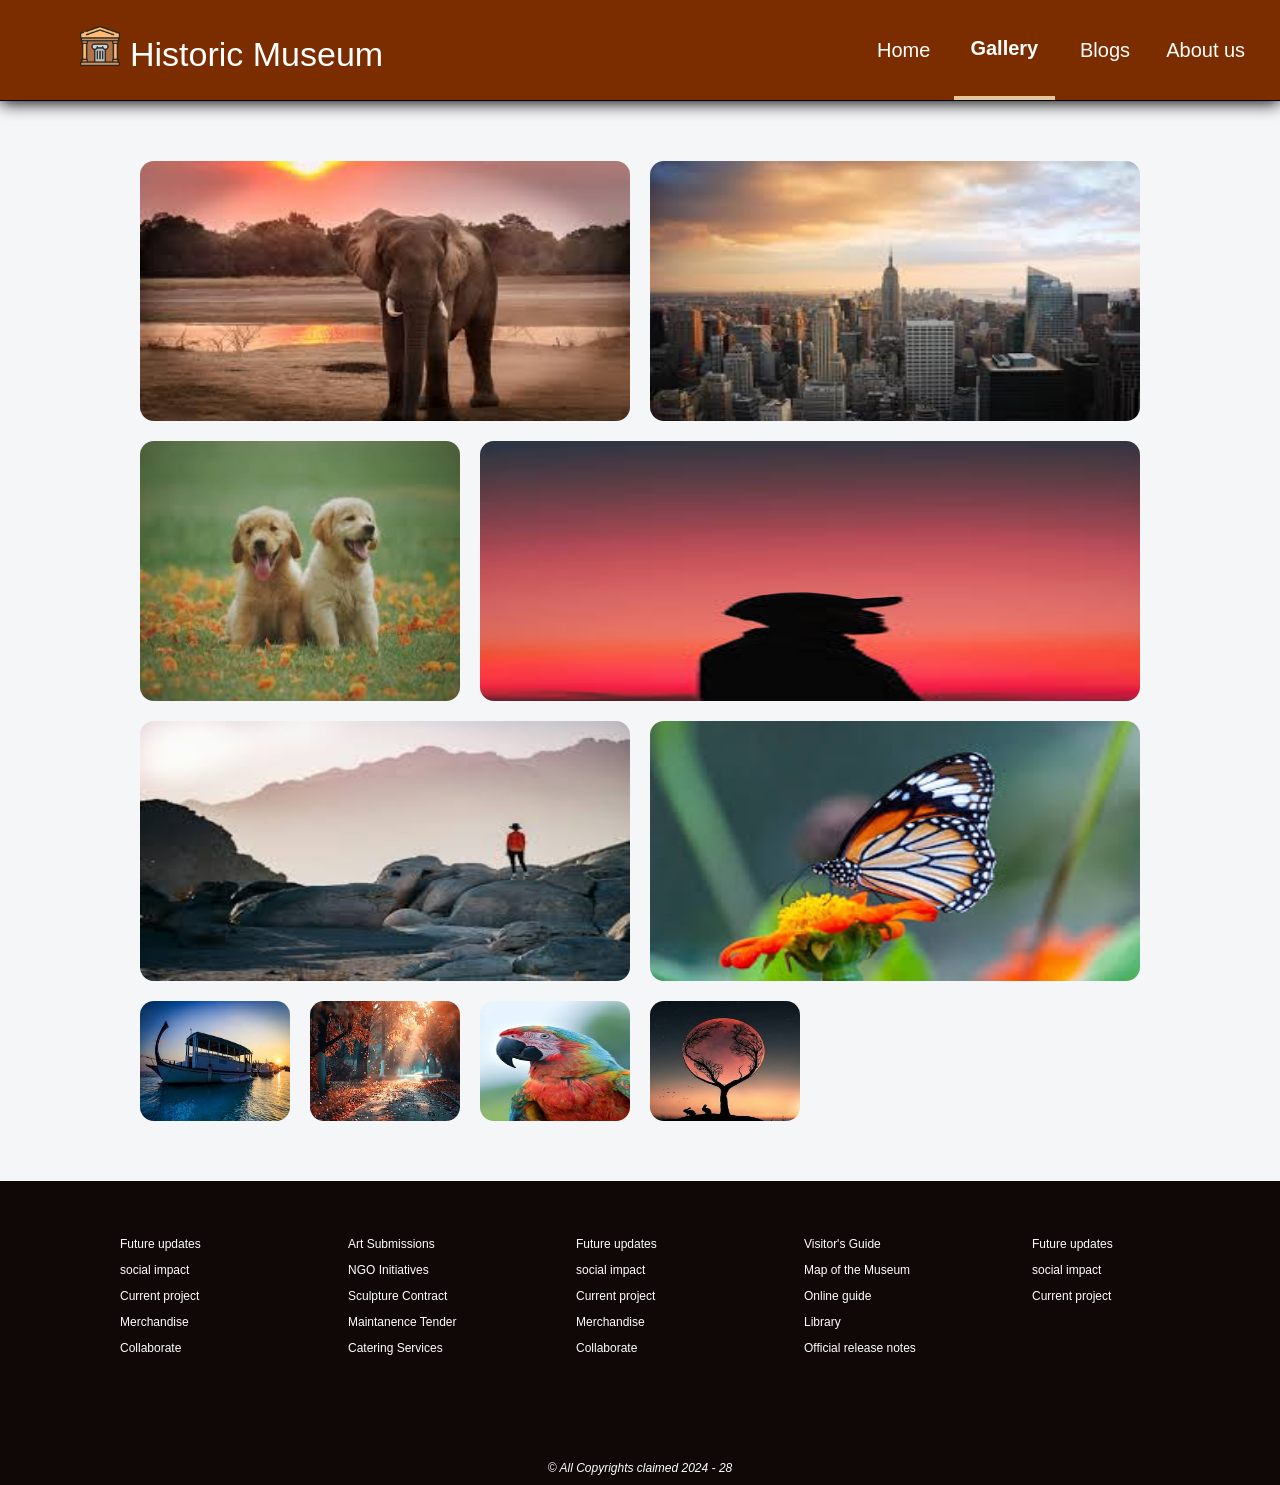
<file: gallery.html>
<!DOCTYPE html>
<html lang="en">
<head>
<meta charset="UTF-8">
<title>Museum | Collage</title>
<link rel="stylesheet" href="styles\basic.css">

<style>
    body {
        margin: 0;
        padding: 0px;
        background: #f5f6f8;
        font-family: sans-serif;
    }

    .collage {
        width: 1000px;
        margin: 60px auto;
        display: grid;
        grid-template-columns: repeat(6, 1fr);
        grid-auto-rows: 120px; 
        gap: 20px;
    }

    .collage img {
        width: 100%;
        height: 100%;
        object-fit: cover;
        border-radius: 14px;
    }

    .r1 { grid-column: span 3; grid-row: span 2; }
    .r2 { grid-column: span 3; grid-row: span 2; }  
    .r3 { grid-column: span 2; grid-row: span 2; }
    .r4 { grid-column: span 4; grid-row: span 2; }
    .r5 { grid-column: span 3; grid-row: span 2; }
    .r6 { grid-column: span 3; grid-row: span 2; }

    .collage{
        margin-top: 60px;
        margin-bottom: 60px;
        overflow: visible; 
    }

  











    .image-box{
        position: relative;
        overflow: visible;   /* IMPORTANT */
        border-radius: 14px;
    }

    .image-box img{
        width: 100%;
        height: 100%;
        object-fit: fill;
        border-radius: 14px;

        transition: 
            transform 0.45s cubic-bezier(.2,.8,.2,1),
            filter 0.4s ease;
    }


    .overlay-text{
        position: absolute;
        inset: 0;
        display: flex;
        flex-direction: column;
        justify-content: flex-end;
        margin: 0px;
        padding: 20px;
        color: white;

        border-radius: 14px;

        background: linear-gradient(
            to top,
            rgba(0,0,0,0.75),
            rgba(0,0,0,0.1),
            transparent
        );

        opacity: 0;
        transform: translateY(25px);
        transition: 
            opacity 0.4s ease,
            transform 0.4s ease;
    }


    .overlay-text h3{
        margin: 0;
        font-size: 18px;
        font-weight: 600;
    }

    .overlay-text p{
        margin: 6px 0 0;
        font-size: 13px;
        opacity: 0.9;
    }

    .image-box:hover{
        z-index: 50;
    }

    .image-box:hover img{
        transform: scale(1.25) translateY(-10px);
        filter: brightness(0.8);
    }

    .image-box:hover .overlay-text{
        opacity: 1;
        transform: translateY(0);
    }


</style>
</head>

<body>
    <div class="gallery-content">
        <div class = "top-bar-container" style="position: unset;">
                <div class="top-bar-title-container">
                    <img class="home-icon" src="img\art.png" alt="">
                    <p><a href="index.html" style="text-decoration: none; color: white;">Historic Museum</a></p>
                </div>
                <div class="top-bar-button-container">
                    <button class="top-bar-button" onClick="location.href='index.html'">Home</button>
                    <button class="top-bar-button" onClick="location.href='gallery.html'"  style="border-bottom: 4px solid rgb(228, 197, 158); font-weight: 600;">Gallery</button>
                    <button class="top-bar-button" onClick="location.href='blogs.html'">Blogs</button>
                    <button class="top-bar-button" onClick="location.href='aboutus.html'">About us</button>
                </div>
        </div>

        <div class="collage">

            <div class="image-box r1">
                <img src="img/gallery/img1.jpg" alt="Ancient Sculpture">
                <div class="overlay-text">
                    <h3>Ancient Sculpture</h3>
                    <p>
                        A preserved relic from early civilizations, reflecting craftsmanship,
                        mythology, and the artistic identity of its era.
                    </p>
                </div>
            </div>

            <div class="image-box r2">
                <img src="img/gallery/img2.jpg" alt="Historic Painting">
                <div class="overlay-text">
                    <h3>Historic Painting</h3>
                    <p>
                        This masterpiece captures the cultural spirit of the Renaissance,
                        showcasing detail, emotion, and innovation in brushwork.
                    </p>
                </div>
            </div>

            <div class="image-box r3">
                <img src="img/gallery/img3.jpg" alt="Medieval Armor">
                <div class="overlay-text">
                    <h3>Medieval Armor</h3>
                    <p>
                        Crafted for protection and prestige, this armor represents the
                        evolution of warfare and noble heritage.
                    </p>
                </div>
            </div>

            <div class="image-box r4">
                <img src="img/gallery/img4.jpg" alt="Ancient Manuscript">
                <div class="overlay-text">
                    <h3>Ancient Manuscript</h3>
                    <p>
                        Handwritten centuries ago, these texts preserve stories,
                        philosophies, and knowledge passed through generations.
                    </p>
                </div>
            </div>

            <div class="image-box r5">
                <img src="img/gallery/img5.jpg" alt="Cultural Artifact">
                <div class="overlay-text">
                    <h3>Cultural Artifact</h3>
                    <p>
                        A symbol of tradition and identity, reflecting the daily
                        life and spiritual beliefs of ancient communities.
                    </p>
                </div>
            </div>

            <div class="image-box r6">
                <img src="img/gallery/img6.jpg" alt="Vintage Photography">
                <div class="overlay-text">
                    <h3>Vintage Photography</h3>
                    <p>
                        Early photographic documentation capturing moments
                        that shaped modern history and social transformation.
                    </p>
                </div>
            </div>

            <div class="image-box r7">
                <img src="img/gallery/img7.jpg" alt="Royal Portrait">
                <div class="overlay-text">
                    <h3>Royal Portrait</h3>
                    <p>
                        A regal depiction symbolizing power, elegance, and
                        political influence from a bygone dynasty.
                    </p>
                </div>
            </div>

            <div class="image-box r8">
                <img src="img/gallery/img8.jpg" alt="Architectural Model">
                <div class="overlay-text">
                    <h3>Architectural Model</h3>
                    <p>
                        A detailed representation of historical structures,
                        revealing the brilliance of early engineering.
                    </p>
                </div>
            </div>

            <div class="image-box r9">
                <img src="img/gallery/img9.jpg" alt="Ancient Coins">
                <div class="overlay-text">
                    <h3>Ancient Coins</h3>
                    <p>
                        Currency from ancient empires illustrating trade,
                        economy, and the artistic symbols of power.
                    </p>
                </div>
            </div>

            <div class="image-box r10">
                <img src="img/gallery/img10.jpg" alt="Historic Monument">
                <div class="overlay-text">
                    <h3>Historic Monument</h3>
                    <p>
                        A timeless structure standing as a tribute to cultural
                        heritage, resilience, and architectural mastery.
                    </p>
                </div>
            </div>

        </div>

    </div>


    <footer class="footer">
        <div class="footer-container">
            <div>
                <p>Future updates</p>
                <p>social impact</p>
                <p>Current project</p>
                <p>Merchandise</p>
                <p>Collaborate</p>
            </div>
            <div>
                <p>Art Submissions</p>
                <p>NGO Initiatives</p>
                <p>Sculpture Contract</p>
                <p>Maintanence Tender</p>
                <p>Catering Services</p>
            </div>
            <div>
                <p>Future updates</p>
                <p>social impact</p>
                <p>Current project</p>
                <p>Merchandise</p>
                <p>Collaborate</p>
            </div>
            <div>
                <p>Visitor's Guide</p>
                <p>Map of the Museum</p>
                <p>Online guide</p>
                <p>Library</p>
                <p>Official release notes</p>
            </div>
            <div>
                <p>Future updates</p>
                <p>social impact</p>
                <p>Current project</p>
            </div>
        </div>

        <address style="margin-top: 100px; text-align: center;">
            <p>&copy All Copyrights claimed 2024 - 28</p>
        </address>
    </footer>



    <script>
        
    </script>
</body>
</html>
</file>
